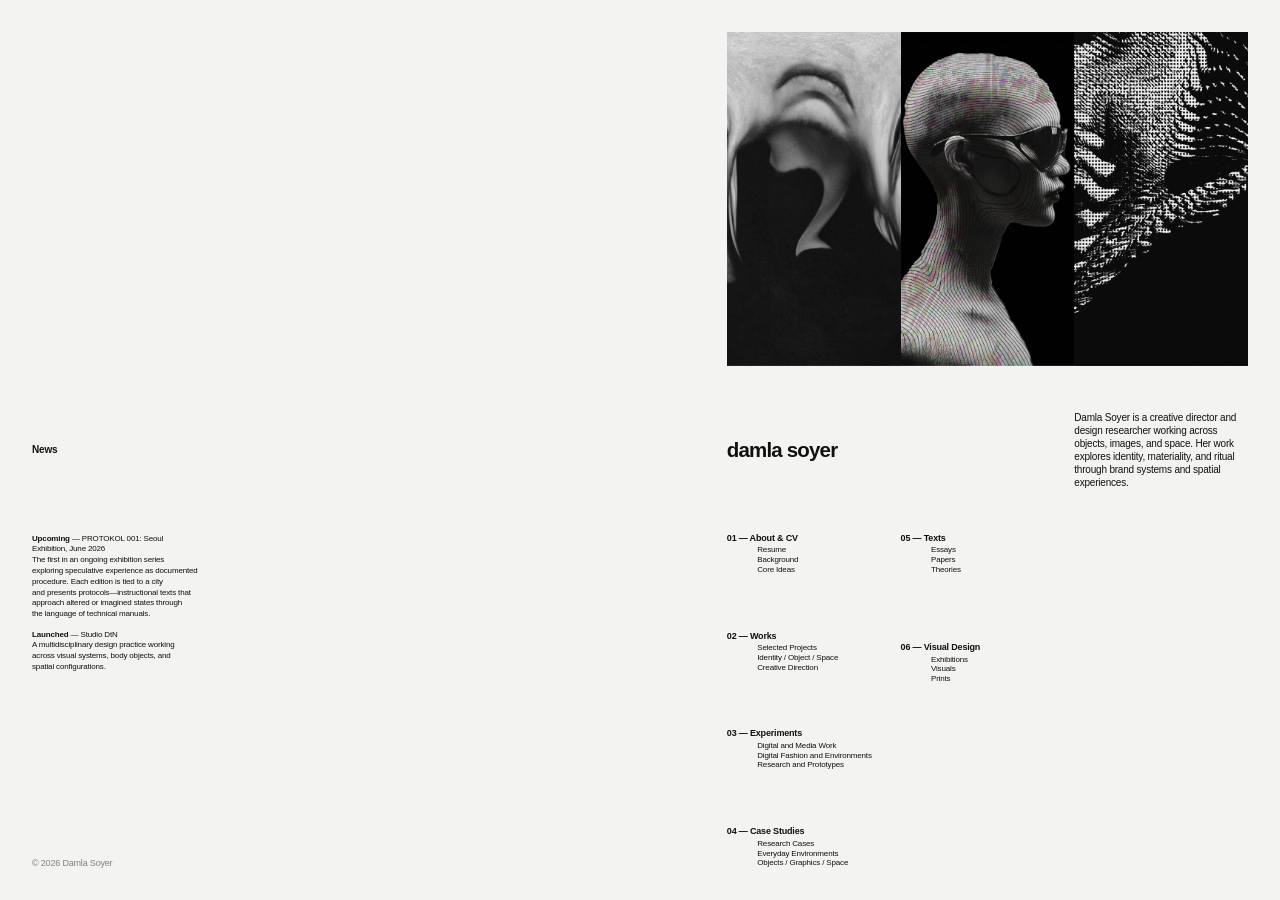
<file: index.html>
<!DOCTYPE html>
<html lang="en">
<head>
  <meta charset="UTF-8">
  <meta name="viewport" content="width=device-width, initial-scale=1.0">

  <!-- Primary Meta Tags -->
  <title>Damla Soyer — Brand Designer, Creative Director & Design Researcher</title>
  <meta name="title" content="Damla Soyer — Brand Designer, Creative Director & Design Researcher">
  <meta name="description" content="Damla Soyer is a brand designer, creative director, and design researcher working across identity, objects, and space. Berlin / Istanbul / Seoul.">
  <meta name="keywords" content="Damla Soyer, brand designer, creative director, design researcher, identity design, Berlin designer, speculative design">
  <meta name="author" content="Damla Soyer">
  <meta name="robots" content="index, follow">
  <link rel="canonical" href="https://damlasoyer.com/">

  <!-- Open Graph / Facebook -->
  <meta property="og:type" content="website">
  <meta property="og:url" content="https://damlasoyer.com/">
  <meta property="og:title" content="Damla Soyer — Brand Designer, Creative Director & Design Researcher">
  <meta property="og:description" content="Damla Soyer is a brand designer, creative director, and design researcher working across identity, objects, and space. Berlin / Istanbul / Seoul.">
  <meta property="og:image" content="https://damlasoyer.com/images/og-image.png">
  <meta property="og:image:width" content="1200">
  <meta property="og:image:height" content="630">
  <meta property="og:site_name" content="Damla Soyer">
  <meta property="og:locale" content="en_US">

  <!-- Twitter -->
  <meta name="twitter:card" content="summary_large_image">
  <meta name="twitter:url" content="https://damlasoyer.com/">
  <meta name="twitter:title" content="Damla Soyer — Brand Designer, Creative Director & Design Researcher">
  <meta name="twitter:description" content="Damla Soyer is a brand designer, creative director, and design researcher working across identity, objects, and space. Berlin / Istanbul / Seoul.">
  <meta name="twitter:image" content="https://damlasoyer.com/images/og-image.png">
  <meta name="twitter:creator" content="@damlasoyer">

  <!-- Favicon -->
  <link rel="icon" type="image/svg+xml" href="/favicon.svg">
  <link rel="icon" type="image/png" href="/favicon.png">
  <link rel="apple-touch-icon" href="/apple-touch-icon.png">

  <!-- Structured Data -->
  <script type="application/ld+json">
  {
    "@context": "https://schema.org",
    "@type": "Person",
    "name": "Damla Soyer",
    "url": "https://damlasoyer.com",
    "image": "https://damlasoyer.com/images/og-image.png",
    "jobTitle": "Brand Designer, Creative Director & Design Researcher",
    "description": "Brand designer, creative director, and design researcher working across identity, objects, and space.",
    "sameAs": [
      "https://www.instagram.com/soyerdamla/",
      "https://x.com/damlasoyer",
      "https://www.linkedin.com/in/damlasoyer/"
    ],
    "knowsAbout": [
      "Brand Identity",
      "Creative Direction",
      "Design Research",
      "Speculative Design",
      "Visual Design"
    ]
  }
  </script>
  <script type="application/ld+json">
  {
    "@context": "https://schema.org",
    "@type": "WebSite",
    "name": "Damla Soyer",
    "url": "https://damlasoyer.com",
    "author": {
      "@type": "Person",
      "name": "Damla Soyer"
    }
  }
  </script>
  <style>
    * {
      margin: 0;
      padding: 0;
      box-sizing: border-box;
    }

    body {
      background: #f3f3f1;
      font-family: Helvetica, Arial, sans-serif;
      color: #111;
      letter-spacing: -0.01em;
      overflow-x: hidden;
    }

    /* ===== OUTER FRAME ===== */
    .frame {
      padding: 2.5vw;
      height: 100vh;
      min-height: 100vh;
    }

    /* ===== 8×5 GRID ===== */
    .layout {
      display: grid;
      grid-template-columns: repeat(7, 1fr);
      grid-template-rows: repeat(5, 1fr);
      height: 100%;
      width: 100%;
    }

    /* ── ROWS 1-2: images span columns 5-8, rows 1-2 ── */
    .images {
      grid-column: 5 / 8;
      grid-row: 1 / 3;
      display: grid;
      grid-template-columns: repeat(3, 1fr);
      gap: 0;
      overflow: hidden;
    }

    .images img {
      width: 100%;
      height: 100%;
      object-fit: cover;
      display: block;
    }

    /* ── ROW 3: about (col 1-2) / name (col 5) / description (col 8) ── */
    .news-label-title {
      grid-column: 1 / 3;
      grid-row: 3 / 4;
      display: flex;
      align-items: center;
      padding: 0;
      font-size: clamp(10px, 0.78vw, 13px);
      font-weight: 600;
      letter-spacing: -0.02em;
      line-height: 1;
    }

    .about {
      grid-column: 1 / 3;
      grid-row: 3 / 4;
      padding: 0;
      display: flex;
      align-items: center;
      font-size: clamp(10px, 0.78vw, 13px);
      font-weight: 600;
      letter-spacing: -0.02em;
      cursor: pointer;
      transition: opacity 0.2s ease;
    }

    .about:hover {
      color: #999;
    }

    .title {
      grid-column: 5 / 7;
      grid-row: 3 / 4;
      display: flex;
      align-items: center;
      justify-content: flex-start;
      padding: 0;
      font-size: clamp(18px, 1.6vw, 28px);
      font-weight: 700;
      letter-spacing: -0.04em;
      line-height: 1;
    }

    .description {
      grid-column: 7 / 8;
      grid-row: 3 / 4;
      display: flex;
      align-items: center;
      padding: 0;
      font-size: clamp(10px, 0.70vw, 12px);
      line-height: 1.3;
      letter-spacing: -0.02em;
    }

    /* ── ROWS 2-5: hover image area (cols 3-4) ── */
    .hover-image-area {
      grid-column: 2 / 5;
      grid-row: 4 / 5;
      position: relative;
      overflow: hidden;
    }

    .hover-placeholder {
      position: absolute;
      inset: 0;
      display: flex;
      align-items: center;
      justify-content: center;
      opacity: 0;
      transition: opacity 0.35s ease;
      pointer-events: none;
    }

    .hover-placeholder.active {
      opacity: 1;
    }

    .hover-placeholder img,
    .hover-placeholder video {
      max-width: 80%;
      max-height: 80%;
      object-fit: contain;
    }

    .hover-placeholder-text {
      font-size: clamp(36px, 5vw, 80px);
      font-weight: 700;
      letter-spacing: -0.03em;
      color: #111;
      user-select: none;
    }

    .hover-placeholder[data-style="handdrawn"] .hover-placeholder-text {
      font-family: 'Georgia', serif;
      font-style: italic;
      font-weight: 400;
      letter-spacing: 0.02em;
    }

    .hover-placeholder[data-style="spaced"] .hover-placeholder-text {
      font-weight: 400;
      letter-spacing: 0.4em;
      font-size: clamp(18px, 2.2vw, 36px);
      text-transform: lowercase;
    }

    /* ── ROWS 4-5: sections left column (01–04, cols 5-6) ── */
    .sections {
      grid-column: 5 / 6;
      grid-row: 4 / 6;
      padding: 0;
      display: flex;
      flex-direction: column;
      justify-content: space-between;
    }

    /* ── ROWS 4-5: sections right column (05–06, col 7) ── */
    .sections-right {
      grid-column: 6 / 7;
      grid-row: 4 / 5;
      padding: 0;
      padding-bottom: 10%;
      display: flex;
      flex-direction: column;
      justify-content: space-between;
    }

    .section-item {
      line-height: 1.15;
      transition: opacity 0.18s ease, color 0.18s ease;
      cursor: pointer;
    }

    /* Hover dimming within each column */
    .sections:hover .section-item,
    .sections-right:hover .section-item {
      opacity: 0.3;
      color: #999;
    }

    .sections .section-item:hover,
    .sections-right .section-item:hover {
      opacity: 1;
      color: #111;
    }

    /* Cross-column hover dimming */
    .layout:has(.sections:hover) .sections-right .section-item,
    .layout:has(.sections-right:hover) .sections .section-item {
      opacity: 0.3;
      color: #999;
    }

    .layout:has(.sections:hover) .sections-right .section-item:hover,
    .layout:has(.sections-right:hover) .sections .section-item:hover {
      opacity: 1;
      color: #111;
    }

    /* Section header */
    .section-header {
      font-size: clamp(9px, 0.68vw, 11px);
      font-weight: 700;
      letter-spacing: -0.02em;
      line-height: 1.1;
      margin-bottom: 2px;
    }

    .section-subs {
      padding-left: 1.9em;
    }

    .sub {
      font-size: clamp(8px, 0.58vw, 10px);
      font-weight: 400;
      line-height: 1.2;
      color: #111;
    }

    /* ── ROW 5 col 1: year ── */
    .year {
      grid-column: 1 / 2;
      grid-row: 5 / 6;
      display: flex;
      align-items: flex-end;
      padding: 0;
      font-size: clamp(9px, 0.68vw, 11px);
      font-weight: 400;
      letter-spacing: -0.02em;
      opacity: 0.5;
    }

    /* ── ROWS 4-5 col 1-2: news ── */
    .news {
      grid-column: 1 / 3;
      grid-row: 4 / 6;
      padding: 0;
      display: flex;
      flex-direction: column;
      justify-content: flex-start;
      gap: 1.2em;
      font-size: clamp(8px, 0.58vw, 10px);
      line-height: 1.35;
      letter-spacing: -0.02em;
      color: #111;
    }

    .news-block {
      font-weight: 400;
    }

    .news-label {
      font-weight: 700;
    }

    /* ===== MOBILE ===== */
    @media (max-width: 820px) {
      .frame {
        padding: 24px 18px 36px 18px;
        height: auto;
        min-height: 100vh;
      }

      .layout {
        display: flex;
        flex-direction: column;
        height: auto;
        gap: 0;
      }

      .title {
        font-size: 18px;
        padding: 0;
        margin-bottom: 12px;
        order: 1;
      }

      .description {
        font-size: 10px;
        line-height: 1.4;
        padding: 0;
        margin-bottom: 8px;
        order: 2;
      }

      .about {
        font-size: 10px;
        padding: 0;
        margin-bottom: 20px;
        order: 3;
      }

      .images {
        display: grid;
        grid-template-columns: repeat(3, 1fr);
        width: 100%;
        height: auto;
        margin-bottom: 28px;
        order: 4;
      }

      .images img {
        aspect-ratio: 1 / 1.2;
      }

      .hover-image-area {
        display: none;
        order: 5;
      }

      .sections {
        padding: 0;
        gap: 14px;
        justify-content: flex-start;
        order: 6;
      }

      .sections-right {
        padding: 0;
        gap: 14px;
        justify-content: flex-start;
        order: 7;
        margin-top: 14px;
      }

      .sections:hover .section-item,
      .sections-right:hover .section-item {
        opacity: 1;
        color: #111;
      }

      .layout:has(.sections:hover) .sections-right .section-item,
      .layout:has(.sections-right:hover) .sections .section-item {
        opacity: 1;
        color: #111;
      }

      .sections-right .section-item + .section-item {
        margin-top: 0;
      }

      .section-title {
        font-size: 11px;
      }

      .sub {
        font-size: 10px;
      }

      .year {
        padding: 28px 0 0 0;
        order: 8;
      }

      .news {
        padding: 0;
        margin-bottom: 28px;
        order: 5;
        font-size: 9px;
        gap: 14px;
      }

      .news-label-title {
        font-size: 10px;
        padding: 0;
        margin-bottom: 8px;
        order: 5;
      }
    }
  </style>
</head>
<body>

<div class="frame">
<div class="layout">

  <!-- Rows 1-2: 3 images, columns 5-8 -->
  <div class="images">
    <img src="images/img1-damlasoyer.jpg" alt="">
    <img src="images/img2.jpg" alt="">
    <img src="images/img3-damlasoyer.jpg" alt="">
  </div>

  <!-- Row 3: news label / name / description -->
  <div class="news-label-title">News</div>
  <div class="title">damla soyer</div>
  <div class="description">
    Damla Soyer is a creative director and design researcher working across objects, images, and space. Her work explores identity, materiality, and ritual through brand systems and spatial experiences.
  </div>

  <!-- Rows 4-5 left col 1-2: news -->
  <div class="news">
    <div class="news-block">
      <span class="news-label">Upcoming</span> — PROTOKOL 001: Seoul<br>
Exhibition, June 2026<br>
The first in an ongoing exhibition series<br>
exploring speculative experience as documented<br>
procedure. Each edition is tied to a city<br>
and presents protocols—instructional texts that<br>
approach altered or imagined states through<br>
the language of technical manuals.<br>
    </div>
    <div class="news-block">
      <span class="news-label">Launched</span> — Studio DtN<br>
      A multidisciplinary design practice working<br>
      across visual systems, body objects, and<br>
      spatial configurations.
    </div>
  </div>

  <!-- Rows 2-5 mid: hover image area -->
  <div class="hover-image-area">
    <div class="hover-placeholder" data-section="about">
      <img src="images/hover-about.gif" alt="">
    </div>
        <div class="hover-placeholder" data-section="works">
      <img src="images/hover-works.gif" alt="">
    </div>
    <div class="hover-placeholder" data-section="experiments">
      <img src="images/hover-experiments.gif" alt="">
    </div>
    <div class="hover-placeholder" data-section="cases">
      <img src="images/hover-cases.gif" alt="">
    </div>
    <div class="hover-placeholder" data-section="texts">
      <img src="images/hover-texts.gif" alt="">
    </div>
    <div class="hover-placeholder" data-section="art">
      <img src="images/hover-art.gif" alt="">
    </div>
  </div>

  <!-- Rows 4-5: sections left (01–04) -->
  <div class="sections">
    <div class="section-item" data-section="about">
      <div class="section-header">01 — About &amp; CV </div>
      <div class="section-subs">
        <div class="sub">Resume</div>
        <div class="sub">Background</div>
        <div class="sub">Core Ideas</div>
      </div>
    </div>

    <div class="section-item" data-section="works">
      <div class="section-header">02 — Works</div>
      <div class="section-subs">
        <div class="sub">Selected Projects</div>
        <div class="sub">Identity / Object / Space</div>
        <div class="sub">Creative Direction</div>
      </div>
    </div>

    <div class="section-item" data-section="experiments">
      <div class="section-header">03 — Experiments</div>
      <div class="section-subs">
        <div class="sub">Digital and Media Work</div>
        <div class="sub">Digital Fashion and Environments</div>
        <div class="sub">Research and Prototypes</div>
      </div>
    </div>

    <div class="section-item" data-section="cases">
      <div class="section-header">04 — Case Studies</div>
      <div class="section-subs">
        <div class="sub">Research Cases</div>
        <div class="sub">Everyday Environments</div>
        <div class="sub">Objects / Graphics / Space</div>
      </div>
    </div>
  </div>

  <!-- Rows 4-5: sections right (05–06) -->
  <div class="sections-right">
    <div class="section-item" data-section="texts">
      <div class="section-header">05 — Texts</div>
      <div class="section-subs">
        <div class="sub">Essays</div>
        <div class="sub">Papers</div>
        <div class="sub">Theories</div>
      </div>
    </div>

    <div class="section-item" data-section="art">
      <div class="section-header">06 — Visual Design</div>
      <div class="section-subs">
        <div class="sub">Exhibitions</div>
        <div class="sub">Visuals</div>
        <div class="sub">Prints</div>
      </div>
    </div>
  </div>

  <!-- Year -->
  <div class="year">© 2026 Damla Soyer</div>

</div>
</div>

<script>
  // === Section links ===
  const sectionLinks = {
    about: 'about.html',
    works: 'works.html',
    experiments: 'experiments.html',
    cases: 'cases.html',
    texts: 'texts.html',
    art: 'art.html',
  };

  // === Section hover → show image in left panel ===
  const items = document.querySelectorAll('.section-item');
  const placeholders = document.querySelectorAll('.hover-placeholder');

  items.forEach((item) => {
    const sectionKey = item.dataset.section;

    item.addEventListener('mouseenter', () => {
      placeholders.forEach(p => {
        if (p.dataset.section === sectionKey) {
          p.classList.add('active');
        } else {
          p.classList.remove('active');
        }
      });
    });

    item.addEventListener('mouseleave', () => {
      placeholders.forEach(p => p.classList.remove('active'));
    });

    item.addEventListener('click', () => {
      const url = sectionLinks[sectionKey];
      if (url) window.location.href = url;
    });
  });
</script>

</body>
</html>
</file>
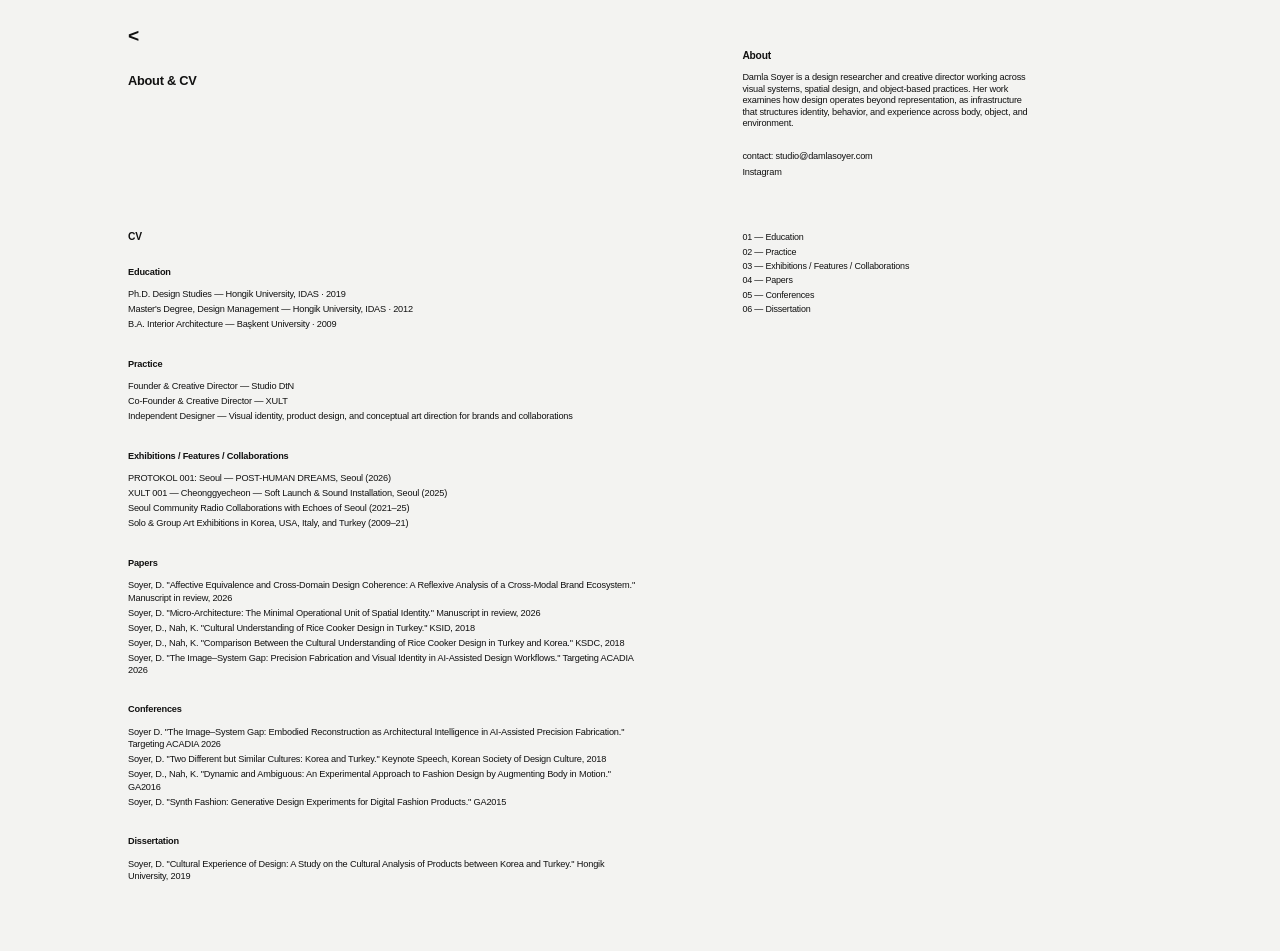
<file: about.html>
<!DOCTYPE html>
<html lang="en">
<head>
  <meta charset="UTF-8">
  <meta name="viewport" content="width=device-width, initial-scale=1.0">

  <!-- Primary Meta Tags -->
  <title>About & CV — Damla Soyer</title>
  <meta name="title" content="About & CV — Damla Soyer">
  <meta name="description" content="Background, CV, and core ideas of Damla Soyer — brand designer, creative director, and design researcher working between Berlin, Istanbul, and Seoul.">
  <meta name="keywords" content="Damla Soyer CV, designer biography, creative director resume">
  <meta name="author" content="Damla Soyer">
  <meta name="robots" content="index, follow">
  <link rel="canonical" href="https://damlasoyer.com/about.html">

  <!-- Open Graph / Facebook -->
  <meta property="og:type" content="website">
  <meta property="og:url" content="https://damlasoyer.com/about.html">
  <meta property="og:title" content="About & CV — Damla Soyer">
  <meta property="og:description" content="Background, CV, and core ideas of Damla Soyer — brand designer, creative director, and design researcher working between Berlin, Istanbul, and Seoul.">
  <meta property="og:image" content="https://damlasoyer.com/images/og-image.png">
  <meta property="og:image:width" content="1200">
  <meta property="og:image:height" content="630">
  <meta property="og:site_name" content="Damla Soyer">
  <meta property="og:locale" content="en_US">

  <!-- Twitter -->
  <meta name="twitter:card" content="summary_large_image">
  <meta name="twitter:url" content="https://damlasoyer.com/about.html">
  <meta name="twitter:title" content="About & CV — Damla Soyer">
  <meta name="twitter:description" content="Background, CV, and core ideas of Damla Soyer — brand designer, creative director, and design researcher working between Berlin, Istanbul, and Seoul.">
  <meta name="twitter:image" content="https://damlasoyer.com/images/og-image.png">
  <meta name="twitter:creator" content="@damlasoyer">

  <!-- Favicon -->
  <link rel="icon" type="image/svg+xml" href="/favicon.svg">
  <link rel="icon" type="image/png" href="/favicon.png">
  <link rel="apple-touch-icon" href="/apple-touch-icon.png">
  <link rel="stylesheet" href="style.css">
  <link rel="stylesheet" href="about.css">
</head>
<body>

  <div class="cases-layout">

    <a href="index.html" class="back-link">&lt;</a>
    <div class="page-title">About &amp; CV</div>

    <div class="cases-intro">
      <h1>About</h1>
      <p>
        Damla Soyer is a design researcher and creative director working across
        visual systems, spatial design, and object-based practices. Her work
        examines how design operates beyond representation, as infrastructure that
        structures identity, behavior, and experience across body, object, and
        environment.
      </p>
      <div class="about-contact">
        <p>contact: studio@damlasoyer.com</p>
        <p><a href="https://www.instagram.com/soyerdamla/" target="_blank" rel="noopener">Instagram</a></p>
      </div>
    </div>

    <nav class="cases-nav">
      <a href="#education" class="cases-nav-item">01 — Education</a>
      <a href="#practice" class="cases-nav-item">02 — Practice</a>
      <a href="#exhibitions" class="cases-nav-item">03 — Exhibitions / Features / Collaborations</a>
      <a href="#papers" class="cases-nav-item">04 — Papers</a>
      <a href="#conferences" class="cases-nav-item">05 — Conferences</a>
      <a href="#dissertation" class="cases-nav-item">06 — Dissertation</a>
    </nav>

    <div class="cases-body">

      <div class="cv-header">CV</div>

      <!-- ===== 01 — EDUCATION ===== -->
      <section class="case-section" id="education">
        <h2 class="case-section-title">Education</h2>
        <div class="cv-lines">
          <p>Ph.D. Design Studies — Hongik University, IDAS · 2019</p>
          <p>Master's Degree, Design Management — Hongik University, IDAS · 2012</p>
          <p>B.A. Interior Architecture — Başkent University · 2009</p>
        </div>
      </section>

      <!-- ===== 02 — PRACTICE ===== -->
      <section class="case-section" id="practice">
        <h2 class="case-section-title">Practice</h2>
        <div class="cv-lines">
          <p>Founder &amp; Creative Director — Studio DtN</p>
          <p>Co-Founder &amp; Creative Director — XULT</p>
          <p>Independent Designer — Visual identity, product design, and conceptual art direction for brands and collaborations</p>
        </div>
      </section>

      <!-- ===== 03 — EXHIBITIONS / FEATURES / COLLABORATIONS ===== -->
      <section class="case-section" id="exhibitions">
        <h2 class="case-section-title">Exhibitions / Features / Collaborations</h2>
        <div class="cv-lines">
          <p>PROTOKOL 001: Seoul — POST-HUMAN DREAMS, Seoul (2026)</p>
          <p>XULT 001 — Cheonggyecheon — Soft Launch &amp; Sound Installation, Seoul (2025)</p>
          <p>Seoul Community Radio Collaborations with Echoes of Seoul (2021–25)</p>
          <p>Solo &amp; Group Art Exhibitions in Korea, USA, Italy, and Turkey (2009–21)</p>
        </div>
      </section>

      <!-- ===== 04 — PAPERS ===== -->
      <section class="case-section" id="papers">
        <h2 class="case-section-title">Papers</h2>
        <div class="cv-lines">
          <p>Soyer, D. "Affective Equivalence and Cross-Domain Design Coherence: A Reflexive Analysis of a Cross-Modal Brand Ecosystem." Manuscript in review, 2026</p>
          <p>Soyer, D. "Micro-Architecture: The Minimal Operational Unit of Spatial Identity." Manuscript in review, 2026</p>
          <p>Soyer, D., Nah, K. "Cultural Understanding of Rice Cooker Design in Turkey." KSID, 2018</p>
          <p>Soyer, D., Nah, K. "Comparison Between the Cultural Understanding of Rice Cooker Design in Turkey and Korea." KSDC, 2018</p>
          <p>Soyer, D. "The Image–System Gap: Precision Fabrication and Visual Identity in AI-Assisted Design Workflows." Targeting ACADIA 2026</p>
        </div>
      </section>

      <!-- ===== 05 — CONFERENCES ===== -->
      <section class="case-section" id="conferences">
        <h2 class="case-section-title">Conferences</h2>
        <div class="cv-lines">
          <p>Soyer D. "The Image–System Gap: Embodied Reconstruction as Architectural Intelligence in AI-Assisted Precision Fabrication." Targeting ACADIA 2026</p>
          <p>Soyer, D. "Two Different but Similar Cultures: Korea and Turkey." Keynote Speech, Korean Society of Design Culture, 2018</p>
          <p>Soyer, D., Nah, K. "Dynamic and Ambiguous: An Experimental Approach to Fashion Design by Augmenting Body in Motion." GA2016</p>
          <p>Soyer, D. "Synth Fashion: Generative Design Experiments for Digital Fashion Products." GA2015</p>
        </div>
      </section>

      <!-- ===== 06 — DISSERTATION ===== -->
      <section class="case-section" id="dissertation">
        <h2 class="case-section-title">Dissertation</h2>
        <div class="cv-lines">
          <p>Soyer, D. "Cultural Experience of Design: A Study on the Cultural Analysis of Products between Korea and Turkey." Hongik University, 2019</p>
        </div>
      </section>

    </div>

  </div>

</body>
</html>
</file>
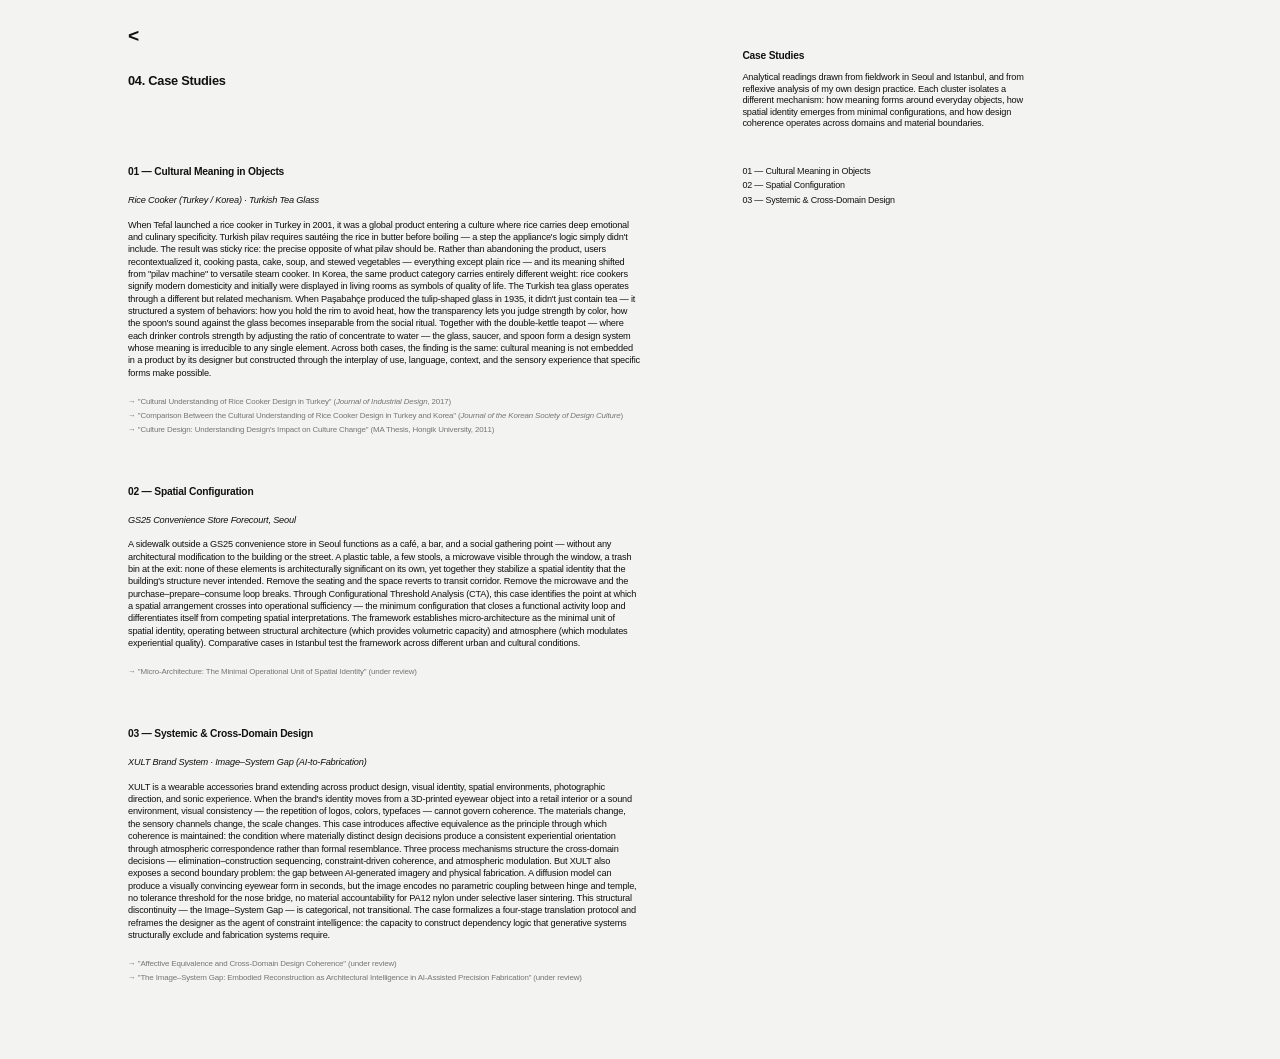
<file: cases.html>
<!DOCTYPE html>
<html lang="en">
<head>
  <meta charset="UTF-8">
  <meta name="viewport" content="width=device-width, initial-scale=1.0">

  <!-- Primary Meta Tags -->
  <title>Case Studies — Damla Soyer</title>
  <meta name="title" content="Case Studies — Damla Soyer">
  <meta name="description" content="Design research case studies on everyday environments, objects, graphics, and space by Damla Soyer.">
  <meta name="keywords" content="design research, design case studies, Damla Soyer">
  <meta name="author" content="Damla Soyer">
  <meta name="robots" content="index, follow">
  <link rel="canonical" href="https://damlasoyer.com/cases.html">

  <!-- Open Graph / Facebook -->
  <meta property="og:type" content="website">
  <meta property="og:url" content="https://damlasoyer.com/cases.html">
  <meta property="og:title" content="Case Studies — Damla Soyer">
  <meta property="og:description" content="Design research case studies on everyday environments, objects, graphics, and space by Damla Soyer.">
  <meta property="og:image" content="https://damlasoyer.com/images/og-image.png">
  <meta property="og:image:width" content="1200">
  <meta property="og:image:height" content="630">
  <meta property="og:site_name" content="Damla Soyer">
  <meta property="og:locale" content="en_US">

  <!-- Twitter -->
  <meta name="twitter:card" content="summary_large_image">
  <meta name="twitter:url" content="https://damlasoyer.com/cases.html">
  <meta name="twitter:title" content="Case Studies — Damla Soyer">
  <meta name="twitter:description" content="Design research case studies on everyday environments, objects, graphics, and space by Damla Soyer.">
  <meta name="twitter:image" content="https://damlasoyer.com/images/og-image.png">
  <meta name="twitter:creator" content="@damlasoyer">

  <!-- Favicon -->
  <link rel="icon" type="image/svg+xml" href="/favicon.svg">
  <link rel="icon" type="image/png" href="/favicon.png">
  <link rel="apple-touch-icon" href="/apple-touch-icon.png">
  <link rel="stylesheet" href="style.css">
  <link rel="stylesheet" href="cases.css">
</head>
<body>

  <div class="cases-layout">

    <a href="index.html" class="back-link">&lt;</a>
    <div class="page-title">04. Case Studies</div>

    <div class="cases-intro">
      <h1>Case Studies</h1>
      <p>
        Analytical readings drawn from fieldwork in Seoul and Istanbul, and from
        reflexive analysis of my own design practice. Each cluster isolates a different
        mechanism: how meaning forms around everyday objects, how spatial
        identity emerges from minimal configurations, and how design coherence
        operates across domains and material boundaries.
      </p>
    </div>

    <nav class="cases-nav">
      <a href="#cultural-meaning" class="cases-nav-item">01 — Cultural Meaning in Objects</a>
      <a href="#spatial-configuration" class="cases-nav-item">02 — Spatial Configuration</a>
      <a href="#cross-domain" class="cases-nav-item">03 — Systemic &amp; Cross-Domain Design</a>
    </nav>

    <div class="cases-body">

      <!-- ===== 01 — CULTURAL MEANING IN OBJECTS ===== -->
      <section class="case-section" id="cultural-meaning">
        <h2 class="case-section-title">01 — Cultural Meaning in Objects</h2>

        <div class="case-entry">
          <h3 class="case-subtitle"><em>Rice Cooker (Turkey / Korea)</em> · <em>Turkish Tea Glass</em></h3>

          <p>
            When Tefal launched a rice cooker in Turkey in 2001, it was a global product entering a culture where rice carries
            deep emotional and culinary specificity. Turkish pilav requires sautéing the rice in butter before boiling — a step
            the appliance's logic simply didn't include. The result was sticky rice: the precise opposite of what pilav should
            be. Rather than abandoning the product, users recontextualized it, cooking pasta, cake, soup, and stewed
            vegetables — everything except plain rice — and its meaning shifted from "pilav machine" to versatile steam
            cooker. In Korea, the same product category carries entirely different weight: rice cookers signify modern
            domesticity and initially were displayed in living rooms as symbols of quality of life. The Turkish tea glass operates
            through a different but related mechanism. When Paşabahçe produced the tulip-shaped glass in 1935, it didn't
            just contain tea — it structured a system of behaviors: how you hold the rim to avoid heat, how the transparency
            lets you judge strength by color, how the spoon's sound against the glass becomes inseparable from the social
            ritual. Together with the double-kettle teapot — where each drinker controls strength by adjusting the ratio of
            concentrate to water — the glass, saucer, and spoon form a design system whose meaning is irreducible to any
            single element. Across both cases, the finding is the same: cultural meaning is not embedded in a product by its
            designer but constructed through the interplay of use, language, context, and the sensory experience that
            specific forms make possible.
          </p>

          <div class="case-sources">
            <p>→ "Cultural Understanding of Rice Cooker Design in Turkey" (<em>Journal of Industrial Design</em>, 2017)</p>
            <p>→ "Comparison Between the Cultural Understanding of Rice Cooker Design in Turkey and Korea" (<em>Journal of the Korean Society of Design Culture</em>)</p>
            <p>→ "Culture Design: Understanding Design's Impact on Culture Change" (MA Thesis, Hongik University, 2011)</p>
          </div>
        </div>
      </section>

      <!-- ===== 02 — SPATIAL CONFIGURATION ===== -->
      <section class="case-section" id="spatial-configuration">
        <h2 class="case-section-title">02 — Spatial Configuration</h2>

        <div class="case-entry">
          <h3 class="case-subtitle"><em>GS25 Convenience Store Forecourt, Seoul</em></h3>

          <p>
            A sidewalk outside a GS25 convenience store in Seoul functions as a café, a bar, and a social gathering point —
            without any architectural modification to the building or the street. A plastic table, a few stools, a microwave
            visible through the window, a trash bin at the exit: none of these elements is architecturally significant on its own,
            yet together they stabilize a spatial identity that the building's structure never intended. Remove the seating and
            the space reverts to transit corridor. Remove the microwave and the purchase–prepare–consume loop breaks.
            Through Configurational Threshold Analysis (CTA), this case identifies the point at which a spatial arrangement
            crosses into operational sufficiency — the minimum configuration that closes a functional activity loop and
            differentiates itself from competing spatial interpretations. The framework establishes micro-architecture as the
            minimal unit of spatial identity, operating between structural architecture (which provides volumetric capacity) and
            atmosphere (which modulates experiential quality). Comparative cases in Istanbul test the framework across
            different urban and cultural conditions.
          </p>

          <div class="case-sources">
            <p>→ "Micro-Architecture: The Minimal Operational Unit of Spatial Identity" (under review)</p>
          </div>
        </div>
      </section>

      <!-- ===== 03 — SYSTEMIC & CROSS-DOMAIN DESIGN ===== -->
      <section class="case-section" id="cross-domain">
        <h2 class="case-section-title">03 — Systemic &amp; Cross-Domain Design</h2>

        <div class="case-entry">
          <h3 class="case-subtitle"><em>XULT Brand System</em> · <em>Image–System Gap (AI-to-Fabrication)</em></h3>

          <p>
            XULT is a wearable accessories brand extending across product design, visual identity, spatial environments,
            photographic direction, and sonic experience. When the brand's identity moves from a 3D-printed eyewear object
            into a retail interior or a sound environment, visual consistency — the repetition of logos, colors, typefaces —
            cannot govern coherence. The materials change, the sensory channels change, the scale changes. This case
            introduces affective equivalence as the principle through which coherence is maintained: the condition where
            materially distinct design decisions produce a consistent experiential orientation through atmospheric
            correspondence rather than formal resemblance. Three process mechanisms structure the cross-domain
            decisions — elimination–construction sequencing, constraint-driven coherence, and atmospheric modulation. But
            XULT also exposes a second boundary problem: the gap between AI-generated imagery and physical
            fabrication. A diffusion model can produce a visually convincing eyewear form in seconds, but the image encodes
            no parametric coupling between hinge and temple, no tolerance threshold for the nose bridge, no material
            accountability for PA12 nylon under selective laser sintering. This structural discontinuity — the Image–System
            Gap — is categorical, not transitional. The case formalizes a four-stage translation protocol and reframes the
            designer as the agent of constraint intelligence: the capacity to construct dependency logic that generative
            systems structurally exclude and fabrication systems require.
          </p>

          <div class="case-sources">
            <p>→ "Affective Equivalence and Cross-Domain Design Coherence" (under review)</p>
            <p>→ "The Image–System Gap: Embodied Reconstruction as Architectural Intelligence in AI-Assisted Precision Fabrication" (under review)</p>
          </div>
        </div>
      </section>

    </div>

  </div>

</body>
</html>
</file>
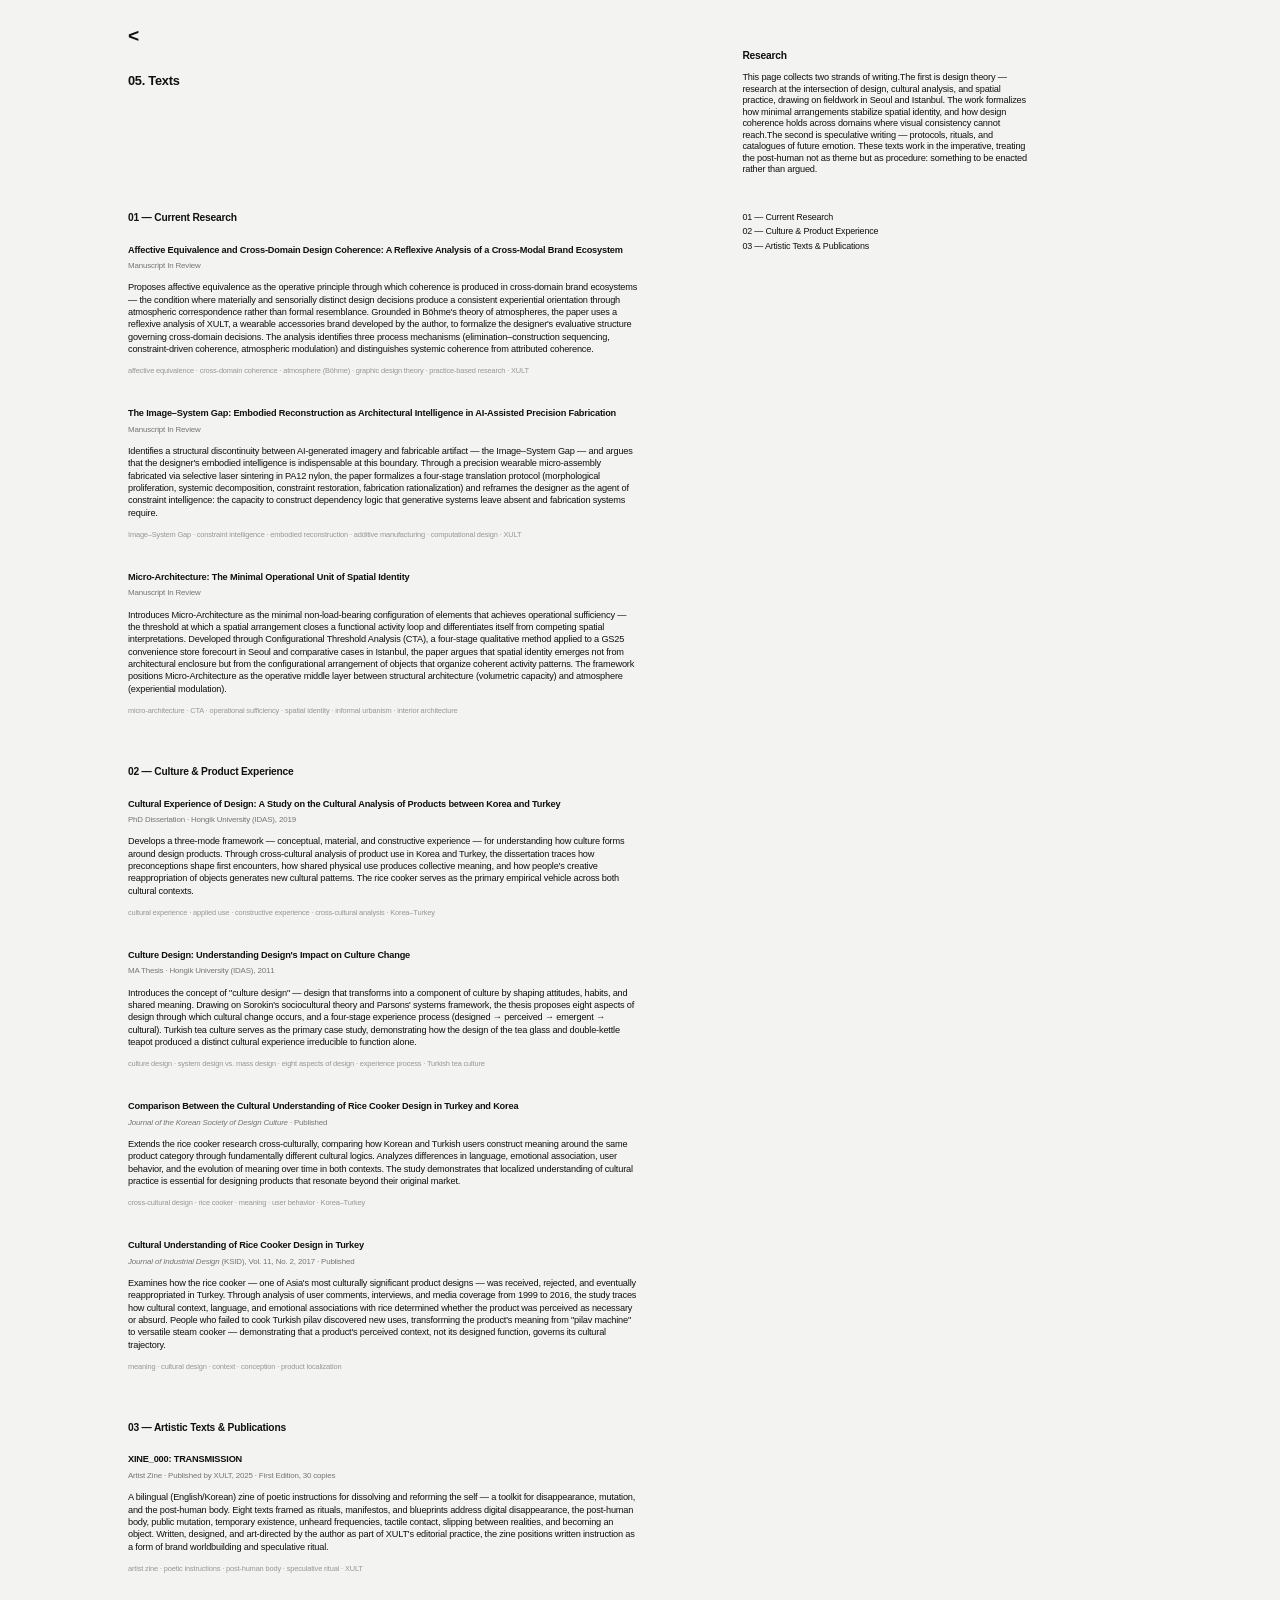
<file: texts.html>
<!DOCTYPE html>
<html lang="en">
<head>
  <meta charset="UTF-8">
  <meta name="viewport" content="width=device-width, initial-scale=1.0">

  <!-- Primary Meta Tags -->
  <title>Texts — Damla Soyer</title>
  <meta name="title" content="Texts — Damla Soyer">
  <meta name="description" content="Academic design research and speculative writing — essays, papers, and protocols by Damla Soyer, treating the post-human not as theme but as procedure.">
  <meta name="keywords" content="design writing, design research papers, speculative design, post-human design, Damla Soyer essays">
  <meta name="author" content="Damla Soyer">
  <meta name="robots" content="index, follow">
  <link rel="canonical" href="https://damlasoyer.com/texts.html">

  <!-- Open Graph / Facebook -->
  <meta property="og:type" content="website">
  <meta property="og:url" content="https://damlasoyer.com/texts.html">
  <meta property="og:title" content="Texts — Damla Soyer">
  <meta property="og:description" content="Academic design research and speculative writing — essays, papers, and protocols by Damla Soyer, treating the post-human not as theme but as procedure.">
  <meta property="og:image" content="https://damlasoyer.com/images/og-image.png">
  <meta property="og:image:width" content="1200">
  <meta property="og:image:height" content="630">
  <meta property="og:site_name" content="Damla Soyer">
  <meta property="og:locale" content="en_US">

  <!-- Twitter -->
  <meta name="twitter:card" content="summary_large_image">
  <meta name="twitter:url" content="https://damlasoyer.com/texts.html">
  <meta name="twitter:title" content="Texts — Damla Soyer">
  <meta name="twitter:description" content="Academic design research and speculative writing — essays, papers, and protocols by Damla Soyer, treating the post-human not as theme but as procedure.">
  <meta name="twitter:image" content="https://damlasoyer.com/images/og-image.png">
  <meta name="twitter:creator" content="@damlasoyer">

  <!-- Favicon -->
  <link rel="icon" type="image/svg+xml" href="/favicon.svg">
  <link rel="icon" type="image/png" href="/favicon.png">
  <link rel="apple-touch-icon" href="/apple-touch-icon.png">
  <link rel="stylesheet" href="style.css">
  <link rel="stylesheet" href="texts.css">
</head>
<body>

  <div class="cases-layout">

    <a href="index.html" class="back-link">&lt;</a>
    <div class="page-title">05. Texts</div>

    <div class="cases-intro">
      <h1>Research</h1>
      <p>
       This page collects two strands of writing.The first is design theory — research at the intersection of design, cultural analysis, and spatial practice, drawing on fieldwork in Seoul and Istanbul. The work formalizes how minimal arrangements stabilize spatial identity, and how design coherence holds across domains where visual consistency cannot reach.The second is speculative writing — protocols, rituals, and catalogues of future emotion. These texts work in the imperative, treating the post-human not as theme but as procedure: something to be enacted rather than argued.
      </p>
    </div>

    <nav class="cases-nav">
  <a href="#current-research" class="cases-nav-item">01 — Current Research</a>
  <a href="#culture-product" class="cases-nav-item">02 — Culture &amp; Product Experience</a>
  <a href="#artistic-texts" class="cases-nav-item">03 — Artistic Texts &amp; Publications</a>
</nav>

    <div class="cases-body">

      <!-- ===== 01 — CURRENT RESEARCH ===== -->
      <section class="case-section" id="current-research">
        <h2 class="case-section-title">01 — Current Research</h2>

        <!-- Design Systems & Fabrication Intelligence -->

        <div class="case-entry">
          <h3 class="case-subtitle">Affective Equivalence and Cross-Domain Design Coherence: A Reflexive Analysis of a Cross-Modal Brand Ecosystem</h3>
          <div class="text-meta">Manuscript In Review</div>
          <p>
            Proposes affective equivalence as the operative principle through which coherence is produced
            in cross-domain brand ecosystems — the condition where materially and sensorially distinct design
            decisions produce a consistent experiential orientation through atmospheric correspondence rather
            than formal resemblance. Grounded in Böhme's theory of atmospheres, the paper uses a reflexive
            analysis of XULT, a wearable accessories brand developed by the author, to formalize the designer's
            evaluative structure governing cross-domain decisions. The analysis identifies three process mechanisms
            (elimination–construction sequencing, constraint-driven coherence, atmospheric modulation) and
            distinguishes systemic coherence from attributed coherence.
          </p>
          <div class="text-keywords">affective equivalence · cross-domain coherence · atmosphere (Böhme) · graphic design theory · practice-based research · XULT</div>
        </div>

        <div class="case-entry">
          <h3 class="case-subtitle">The Image–System Gap: Embodied Reconstruction as Architectural Intelligence in AI-Assisted Precision Fabrication</h3>
          <div class="text-meta">Manuscript In Review</div>
          <p>
            Identifies a structural discontinuity between AI-generated imagery and fabricable artifact — the
            Image–System Gap — and argues that the designer's embodied intelligence is indispensable at this
            boundary. Through a precision wearable micro-assembly fabricated via selective laser sintering in PA12
            nylon, the paper formalizes a four-stage translation protocol (morphological proliferation, systemic
            decomposition, constraint restoration, fabrication rationalization) and reframes the designer as the
            agent of constraint intelligence: the capacity to construct dependency logic that generative systems
            leave absent and fabrication systems require.
          </p>
          <div class="text-keywords">Image–System Gap · constraint intelligence · embodied reconstruction · additive manufacturing · computational design · XULT</div>
        </div>

        <div class="case-entry">
          <h3 class="case-subtitle">Micro-Architecture: The Minimal Operational Unit of Spatial Identity</h3>
          <div class="text-meta"> Manuscript In Review</div>
          <p>
            Introduces Micro-Architecture as the minimal non-load-bearing configuration of elements that achieves
            operational sufficiency — the threshold at which a spatial arrangement closes a functional activity loop
            and differentiates itself from competing spatial interpretations. Developed through Configurational
            Threshold Analysis (CTA), a four-stage qualitative method applied to a GS25 convenience store forecourt
            in Seoul and comparative cases in Istanbul, the paper argues that spatial identity emerges not from
            architectural enclosure but from the configurational arrangement of objects that organize coherent activity
            patterns. The framework positions Micro-Architecture as the operative middle layer between structural
            architecture (volumetric capacity) and atmosphere (experiential modulation).
          </p>
          <div class="text-keywords">micro-architecture · CTA · operational sufficiency · spatial identity · informal urbanism · interior architecture</div>
        </div>
      </section>

      <!-- ===== 02 — CULTURE & PRODUCT EXPERIENCE ===== -->
      <section class="case-section" id="culture-product">
        <h2 class="case-section-title">02 — Culture &amp; Product Experience</h2>

        <div class="case-entry">
          <h3 class="case-subtitle">Cultural Experience of Design: A Study on the Cultural Analysis of Products between Korea and Turkey</h3>
          <div class="text-meta">PhD Dissertation · Hongik University (IDAS), 2019</div>
          <p>
            Develops a three-mode framework — conceptual, material, and constructive experience — for
            understanding how culture forms around design products. Through cross-cultural analysis of product
            use in Korea and Turkey, the dissertation traces how preconceptions shape first encounters, how shared
            physical use produces collective meaning, and how people's creative reappropriation of objects generates
            new cultural patterns. The rice cooker serves as the primary empirical vehicle across both cultural contexts.
          </p>
          <div class="text-keywords">cultural experience · applied use · constructive experience · cross-cultural analysis · Korea–Turkey</div>
        </div>

        <div class="case-entry">
          <h3 class="case-subtitle">Culture Design: Understanding Design's Impact on Culture Change</h3>
          <div class="text-meta">MA Thesis · Hongik University (IDAS), 2011</div>
          <p>
            Introduces the concept of "culture design" — design that transforms into a component of culture by
            shaping attitudes, habits, and shared meaning. Drawing on Sorokin's sociocultural theory and Parsons'
            systems framework, the thesis proposes eight aspects of design through which cultural change occurs,
            and a four-stage experience process (designed → perceived → emergent → cultural). Turkish tea culture
            serves as the primary case study, demonstrating how the design of the tea glass and double-kettle teapot
            produced a distinct cultural experience irreducible to function alone.
          </p>
          <div class="text-keywords">culture design · system design vs. mass design · eight aspects of design · experience process · Turkish tea culture</div>
        </div>

        <div class="case-entry">
          <h3 class="case-subtitle">Comparison Between the Cultural Understanding of Rice Cooker Design in Turkey and Korea</h3>
          <div class="text-meta"><em>Journal of the Korean Society of Design Culture</em> · Published</div>
          <p>
            Extends the rice cooker research cross-culturally, comparing how Korean and Turkish users construct
            meaning around the same product category through fundamentally different cultural logics. Analyzes
            differences in language, emotional association, user behavior, and the evolution of meaning over time
            in both contexts. The study demonstrates that localized understanding of cultural practice is essential
            for designing products that resonate beyond their original market.
          </p>
          <div class="text-keywords">cross-cultural design · rice cooker · meaning · user behavior · Korea–Turkey</div>
        </div>

        <div class="case-entry">
          <h3 class="case-subtitle">Cultural Understanding of Rice Cooker Design in Turkey</h3>
          <div class="text-meta"><em>Journal of Industrial Design</em> (KSID), Vol. 11, No. 2, 2017 · Published</div>
          <p>
            Examines how the rice cooker — one of Asia's most culturally significant product designs — was received,
            rejected, and eventually reappropriated in Turkey. Through analysis of user comments, interviews, and
            media coverage from 1999 to 2016, the study traces how cultural context, language, and emotional
            associations with rice determined whether the product was perceived as necessary or absurd. People who
            failed to cook Turkish pilav discovered new uses, transforming the product's meaning from "pilav machine"
            to versatile steam cooker — demonstrating that a product's perceived context, not its designed function,
            governs its cultural trajectory.
          </p>
          <div class="text-keywords">meaning · cultural design · context · conception · product localization</div>
        </div>

        
      </section>

<!-- ===== 03 — ARTISTIC TEXTS & PUBLICATIONS ===== -->
<section class="case-section" id="artistic-texts">
  <h2 class="case-section-title">03 — Artistic Texts &amp; Publications</h2>

  <div class="case-entry">
    <h3 class="case-subtitle">XINE_000: TRANSMISSION</h3>
    <div class="text-meta">Artist Zine · Published by XULT, 2025 · First Edition, 30 copies</div>
    <p>
      A bilingual (English/Korean) zine of poetic instructions for dissolving and reforming the self — 
      a toolkit for disappearance, mutation, and the post-human body. Eight texts framed as rituals, 
      manifestos, and blueprints address digital disappearance, the post-human body, public mutation, 
      temporary existence, unheard frequencies, tactile contact, slipping between realities, and 
      becoming an object. Written, designed, and art-directed by the author as part of XULT's 
      editorial practice, the zine positions written instruction as a form of brand worldbuilding 
      and speculative ritual.
    </p>
    <div class="text-keywords">artist zine · poetic instructions · post-human body · speculative ritual · XULT</div>
  </div>

</section>
    </div>

  </div>

</body>
</html>
</file>
<file: style.css>
body {
  margin: 0;
  background: #f3f3f1;
  font-family: Helvetica, Arial, sans-serif;
  color: #111;
  letter-spacing: -0.01em;
}

.layout {
  display: grid;
  grid-template-columns: repeat(12, 1fr);
  grid-template-rows: auto auto 1fr;
  row-gap: 24px;
  padding: 2vw;
  min-height: 100vh;
  align-items: start;
}

/* top image strip */
.images {
  grid-column: 8 / 13;
  grid-row: 1;
  display: grid;
  grid-template-columns: repeat(4, 1fr);
  width: 100%;
  height: clamp(150px, 18vw, 240px);
}

.images img {
  width: 100%;
  height: 100%;
  object-fit: cover;
  display: block;
}

/* hover field on left */
.hover-panel {
  grid-column: 2 / 5;
  grid-row: 3;
  align-self: start;
  margin-top: 4.6vh;
  min-height: 140px;
  pointer-events: none;
}

.hover-label {
  font-size: 0.68vw;
  font-weight: 700;
  letter-spacing: -0.02em;
  opacity: 0.35;
  margin-bottom: 14px;
}

.hover-words {
  display: flex;
  flex-wrap: wrap;
  gap: 8px 12px;
  max-width: 22vw;
  opacity: 0;
  transition: opacity 0.18s ease;
}

.hover-words.active {
  opacity: 1;
}

.hover-word {
  font-size: 0.78vw;
  line-height: 1;
  letter-spacing: -0.02em;
  color: #111;
  opacity: 0.9;
}

/* second row: aligned text line */
.about {
  grid-column: 2 / 4;
  grid-row: 2;
  margin-top: 2.8vh;
  font-size: 0.8vw;
  font-weight: 600;
  letter-spacing: -0.02em;
  line-height: 1;
}

.title {
  grid-column: 5 / 7;
  grid-row: 2;
  margin-top: 2.8vh;
  font-size: 1.05vw;
  font-weight: 700;
  letter-spacing: -0.04em;
  text-align: right;
  line-height: 1;
}

.description {
  grid-column: 8 / 11;
  grid-row: 2;
  margin-top: 2.8vh;
  font-size: 0.8vw;
  line-height: 1.15;
  letter-spacing: -0.02em;
  max-width: 24vw;
}

/* third row: categories */
.sections {
  grid-column: 8 / 11;
  grid-row: 3;
  margin-top: 4.6vh;
}

.section-item {
  margin-bottom: 1.5vh;
  line-height: 1.12;
  transition: opacity 0.18s ease, color 0.18s ease;
  cursor: pointer;
}

.sections:hover .section-item {
  opacity: 0.35;
  color: #999;
}

.sections .section-item:hover {
  opacity: 1;
  color: #111;
}

.sections strong {
  display: block;
  font-size: 0.8vw;
  font-weight: 700;
  margin-bottom: 2px;
  letter-spacing: -0.02em;
  line-height: 1.05;
}

.sections div div {
  font-size: 0.72vw;
  font-weight: 400;
  line-height: 1.12;
}

/* epigraph — Haraway quote, fades in then out */
.epigraph {
  font-size: 0.78vw;
  font-style: italic;
  line-height: 1.3;
  letter-spacing: -0.02em;
  color: #111;
  opacity: 0;
  transition: opacity 1.2s ease;
  pointer-events: none;
}

.epigraph.visible {
  opacity: 0.6;
}

.epigraph.faded {
  opacity: 0;
}



/* medium screens */
@media (max-width: 1400px) {
  .images {
    height: clamp(140px, 17vw, 210px);
  }

  .about,
  .title,
  .description {
    margin-top: 2.4vh;
  }

  .hover-panel,
  .sections {
    margin-top: 4vh;
  }
}

/* smaller laptop */
@media (max-width: 1200px) {
  .about {
    font-size: 10px;
  }

  .title {
    font-size: 14px;
  }

  .description {
    font-size: 10px;
    max-width: 280px;
  }

  .sections strong {
    font-size: 10px;
  }

  .sections div div {
    font-size: 9px;
  }

  .hover-label {
    font-size: 8px;
  }

  .hover-word {
    font-size: 9px;
  }

  .hover-words {
    max-width: 260px;
  }

  .images {
    height: 160px;
  }

  .epigraph {
    font-size: 9px;
  }

}

/* ===== MOBILE ===== */
@media (max-width: 820px) {
  .layout {
    display: block;
    padding: 24px 18px 36px 18px;
  }

  /* title first */
  .title {
    font-size: 16px;
    font-weight: 700;
    text-align: left;
    margin: 0 0 14px 0;
  }

  /* description second */
  .description {
    font-size: 10px;
    line-height: 1.35;
    max-width: none;
    margin: 0 0 10px 0;
  }

  /* about/cv third */
  .about {
    font-size: 10px;
    margin: 0 0 20px 0;
  }

  /* image strip — full width, 4 across */
  .images {
    display: grid;
    grid-template-columns: repeat(4, 1fr);
    width: 100%;
    height: auto;
    margin: 0 0 28px 0;
  }

  .images img {
    width: 100%;
    height: 100%;
    aspect-ratio: 1 / 1.2;
    object-fit: cover;
  }

  /* hide hover panel */
  .hover-panel {
    display: none;
  }

  /* sections stacked */
  .sections {
    margin: 0;
  }

  .section-item {
    margin-bottom: 16px;
  }

  /* disable the desktop hover dim effect on mobile */
  .sections:hover .section-item {
    opacity: 1;
    color: #111;
  }

  .sections strong {
    font-size: 11px;
  }

  .sections div div {
    font-size: 10px;
  }

 
}
</file>
<file: about.css>
/* ===================================================================
   ABOUT & CV PAGE — Static, single-page, fully indexable
   Same layout as Cases / Texts
   =================================================================== */

.cases-layout {
  display: grid;
  grid-template-columns: repeat(12, 1fr);
  min-height: 100vh;
  padding: 2vw;
  align-items: start;
}

/* ===== BACK LINK ===== */
.back-link {
  grid-column: 2 / 3; grid-row: 1;
  font-size: 1.5vw; font-weight: 700; line-height: 1;
  color: #111; text-decoration: none; display: inline-block;
}
.back-link:hover { opacity: 0.55; }

/* ===== PAGE TITLE (left) ===== */
.page-title {
  grid-column: 2 / 4; grid-row: 1;
  margin-top: 6vh; font-size: 1vw; font-weight: 700;
  line-height: 1; letter-spacing: -0.02em;
}

/* ===== INTRO / ABOUT (right) ===== */
.cases-intro {
  grid-column: 8 / 11; grid-row: 1;
  margin-top: 6vh; max-width: 24vw;
}
.cases-intro h1 {
  margin: 0 0 1.2vh 0; font-size: 0.8vw; font-weight: 700;
  line-height: 1.05; letter-spacing: -0.02em;
}
.cases-intro p {
  margin: 0; font-size: 0.72vw; line-height: 1.25; letter-spacing: -0.02em;
}

/* contact block */
.about-contact {
  margin-top: 2.4vh;
}
.about-contact p {
  margin: 0 0 0.4vh 0;
  font-size: 0.72vw; line-height: 1.25; letter-spacing: -0.02em;
}
.about-contact a {
  color: #111; text-decoration: none;
}
.about-contact a:hover { opacity: 0.55; }

/* ===== RIGHT NAV (anchor links) ===== */
.cases-nav {
  grid-column: 8 / 11; grid-row: 2;
  margin-top: 4vh;
  display: flex; flex-direction: column; align-items: flex-start;
}

.cases-nav-item {
  display: block;
  font-size: 0.7vw; font-weight: 400;
  line-height: 1.2; letter-spacing: -0.02em;
  color: #111; text-decoration: none;
  margin-bottom: 0.4vh;
}
.cases-nav-item:hover { opacity: 0.55; }

/* ===== CV BODY (left) ===== */
.cases-body {
  grid-column: 2 / 7; grid-row: 2;
  margin-top: 4vh;
}

.cv-header {
  margin: 0 0 2.8vh 0;
  font-size: 0.8vw; font-weight: 700;
  line-height: 1; letter-spacing: -0.02em;
}

.case-section {
  margin-bottom: 3.2vh;
}

.case-section-title {
  margin: 0 0 1.2vh 0;
  font-size: 0.72vw; font-weight: 700;
  line-height: 1.08; letter-spacing: -0.02em;
}

.cv-lines p {
  margin: 0 0 0.3vh 0;
  font-size: 0.72vw; line-height: 1.34;
  letter-spacing: -0.02em;
}

.cv-lines em {
  font-style: italic;
}


/* ===== MEDIUM SCREENS ===== */

@media (max-width: 1400px) {
  .page-title { margin-top: 5.5vh; }
  .cases-intro { margin-top: 2.8vh; max-width: 290px; }
}


/* ===== SMALLER LAPTOP ===== */

@media (max-width: 1200px) {
  .back-link { font-size: 20px; }
  .page-title { margin-top: 42px; font-size: 10px; }
  .cases-intro { margin-top: 24px; max-width: 280px; }
  .cases-intro h1 { font-size: 10px; }
  .cases-intro p { font-size: 9px; }
  .about-contact p { font-size: 9px; }

  .cases-nav-item { font-size: 10px; }

  .cv-header { font-size: 10px; }
  .case-section-title { font-size: 9px; }
  .cv-lines p { font-size: 9px; line-height: 1.38; }
}


/* ===== MOBILE ===== */

@media (max-width: 820px) {
  .cases-layout { display: block; padding: 24px 18px 36px 18px; }
  .back-link { display: inline-block; font-size: 26px; margin-bottom: 16px; }
  .page-title { margin: 0 0 20px 0; font-size: 16px; }

  .cases-intro { margin: 0 0 20px 0; max-width: none; }
  .cases-intro h1 { font-size: 11px; }
  .cases-intro p { font-size: 10px; }
  .about-contact { margin-top: 14px; }
  .about-contact p { font-size: 10px; }

  .cases-nav { margin: 0 0 28px 0; }
  .cases-nav-item { font-size: 11px; margin-bottom: 4px; }

  .cases-body { margin-top: 0; }
  .cv-header { font-size: 11px; margin-bottom: 16px; }
  .case-section { margin-bottom: 20px; }
  .case-section-title { font-size: 10px; margin-bottom: 8px; }
  .cv-lines p { font-size: 10px; line-height: 1.4; }
}
</file>
<file: cases.css>
/* ===================================================================
   CASE STUDIES PAGE — Static, single-page, fully indexable
   =================================================================== */

.cases-layout {
  display: grid;
  grid-template-columns: repeat(12, 1fr);
  min-height: 100vh;
  padding: 2vw;
  align-items: start;
}

/* ===== BACK LINK ===== */
.back-link {
  grid-column: 2 / 3; grid-row: 1;
  font-size: 1.5vw; font-weight: 700; line-height: 1;
  color: #111; text-decoration: none; display: inline-block;
}
.back-link:hover { opacity: 0.55; }

/* ===== PAGE TITLE (left) ===== */
.page-title {
  grid-column: 2 / 4; grid-row: 1;
  margin-top: 6vh; font-size: 1vw; font-weight: 700;
  line-height: 1; letter-spacing: -0.02em;
}

/* ===== INTRO (right) ===== */
.cases-intro {
  grid-column: 8 / 11; grid-row: 1;
  margin-top: 6vh; max-width: 24vw;
}
.cases-intro h1 {
  margin: 0 0 1.2vh 0; font-size: 0.8vw; font-weight: 700;
  line-height: 1.05; letter-spacing: -0.02em;
}
.cases-intro p {
  margin: 0; font-size: 0.72vw; line-height: 1.25; letter-spacing: -0.02em;
}

/* ===== RIGHT NAV (anchor links) ===== */
.cases-nav {
  grid-column: 8 / 11; grid-row: 2;
  margin-top: 4vh;
  display: flex; flex-direction: column; align-items: flex-start;
}

.cases-nav-item {
  display: block;
  font-size: 0.7vw; font-weight: 400;
  line-height: 1.2; letter-spacing: -0.02em;
  color: #111; text-decoration: none;
  margin-bottom: 0.4vh;
}
.cases-nav-item:hover { opacity: 0.55; }

/* ===== TEXT BODY (left) ===== */
.cases-body {
  grid-column: 2 / 7; grid-row: 2;
  margin-top: 4vh;
}

.case-section {
  margin-bottom: 5.6vh;
}

.case-section-title {
  margin: 0 0 2vh 0;
  font-size: 0.8vw; font-weight: 700;
  line-height: 1.08; letter-spacing: -0.02em;
}

.case-subtitle {
  margin: 0 0 1.4vh 0;
  font-size: 0.72vw; font-weight: 400;
  line-height: 1.2; letter-spacing: -0.02em;
}

.case-entry p {
  margin: 0 0 2vh 0;
  font-size: 0.72vw; line-height: 1.34;
  letter-spacing: -0.02em;
}

.case-sources {
  margin-top: 1.6vh;
}

.case-sources p {
  margin: 0 0 0.4vh 0;
  font-size: 0.62vw; line-height: 1.3;
  letter-spacing: -0.02em;
  opacity: 0.55;
}

.case-sources em {
  font-style: italic;
}


/* ===== MEDIUM SCREENS ===== */

@media (max-width: 1400px) {
  .page-title { margin-top: 5.5vh; }
  .cases-intro { margin-top: 2.8vh; max-width: 290px; }
}


/* ===== SMALLER LAPTOP ===== */

@media (max-width: 1200px) {
  .back-link { font-size: 20px; }
  .page-title { margin-top: 42px; font-size: 10px; }
  .cases-intro { margin-top: 24px; max-width: 280px; }
  .cases-intro h1 { font-size: 10px; }
  .cases-intro p { font-size: 9px; }

  .cases-nav-item { font-size: 10px; }

  .case-section-title { font-size: 10px; }
  .case-subtitle { font-size: 9px; }
  .case-entry p { font-size: 9px; line-height: 1.38; }
  .case-sources p { font-size: 8px; }
}


/* ===== MOBILE ===== */

@media (max-width: 820px) {
  .cases-layout { display: block; padding: 24px 18px 36px 18px; }
  .back-link { display: inline-block; font-size: 26px; margin-bottom: 16px; }
  .page-title { margin: 0 0 20px 0; font-size: 16px; }

  .cases-intro { margin: 0 0 20px 0; max-width: none; }
  .cases-intro h1 { font-size: 11px; }
  .cases-intro p { font-size: 10px; }

  .cases-nav { margin: 0 0 28px 0; }
  .cases-nav-item { font-size: 11px; margin-bottom: 4px; }

  .cases-body { margin-top: 0; }
  .case-section { margin-bottom: 32px; }
  .case-section-title { font-size: 11px; margin-bottom: 12px; }
  .case-subtitle { font-size: 10px; margin-bottom: 8px; }
  .case-entry p { font-size: 10px; line-height: 1.4; }
  .case-sources p { font-size: 9px; }
}
</file>
<file: texts.css>
/* ===================================================================
   TEXTS PAGE — Static, single-page, fully indexable
   Same layout as Case Studies
   =================================================================== */

.cases-layout {
  display: grid;
  grid-template-columns: repeat(12, 1fr);
  min-height: 100vh;
  padding: 2vw;
  align-items: start;
}

/* ===== BACK LINK ===== */
.back-link {
  grid-column: 2 / 3; grid-row: 1;
  font-size: 1.5vw; font-weight: 700; line-height: 1;
  color: #111; text-decoration: none; display: inline-block;
}
.back-link:hover { opacity: 0.55; }

/* ===== PAGE TITLE (left) ===== */
.page-title {
  grid-column: 2 / 4; grid-row: 1;
  margin-top: 6vh; font-size: 1vw; font-weight: 700;
  line-height: 1; letter-spacing: -0.02em;
}

/* ===== INTRO (right) ===== */
.cases-intro {
  grid-column: 8 / 11; grid-row: 1;
  margin-top: 6vh; max-width: 24vw;
}
.cases-intro h1 {
  margin: 0 0 1.2vh 0; font-size: 0.8vw; font-weight: 700;
  line-height: 1.05; letter-spacing: -0.02em;
}
.cases-intro p {
  margin: 0; font-size: 0.72vw; line-height: 1.25; letter-spacing: -0.02em;
}

/* ===== RIGHT NAV (anchor links) ===== */
.cases-nav {
  grid-column: 8 / 11; grid-row: 2;
  margin-top: 4vh;
  display: flex; flex-direction: column; align-items: flex-start;
}

.cases-nav-item {
  display: block;
  font-size: 0.7vw; font-weight: 400;
  line-height: 1.2; letter-spacing: -0.02em;
  color: #111; text-decoration: none;
  margin-bottom: 0.4vh;
}
.cases-nav-item:hover { opacity: 0.55; }

/* ===== TEXT BODY (left) ===== */
.cases-body {
  grid-column: 2 / 7; grid-row: 2;
  margin-top: 4vh;
}

.case-section {
  margin-bottom: 5.6vh;
}

.case-section-title {
  margin: 0 0 2.4vh 0;
  font-size: 0.8vw; font-weight: 700;
  line-height: 1.08; letter-spacing: -0.02em;
}

.case-entry {
  margin-bottom: 3.6vh;
}

.case-subtitle {
  margin: 0 0 0.6vh 0;
  font-size: 0.72vw; font-weight: 700;
  line-height: 1.2; letter-spacing: -0.02em;
}

/* journal / status line */
.text-meta {
  margin: 0 0 1.2vh 0;
  font-size: 0.62vw; line-height: 1.2;
  letter-spacing: -0.02em;
  opacity: 0.55;
}

.text-meta em {
  font-style: italic;
}

.case-entry p {
  margin: 0 0 1.2vh 0;
  font-size: 0.72vw; line-height: 1.34;
  letter-spacing: -0.02em;
}

/* keyword tags */
.text-keywords {
  margin-top: 0.8vh;
  font-size: 0.58vw; line-height: 1.3;
  letter-spacing: -0.02em;
  opacity: 0.4;
}


/* ===== MEDIUM SCREENS ===== */

@media (max-width: 1400px) {
  .page-title { margin-top: 5.5vh; }
  .cases-intro { margin-top: 2.8vh; max-width: 290px; }
}


/* ===== SMALLER LAPTOP ===== */

@media (max-width: 1200px) {
  .back-link { font-size: 20px; }
  .page-title { margin-top: 42px; font-size: 10px; }
  .cases-intro { margin-top: 24px; max-width: 280px; }
  .cases-intro h1 { font-size: 10px; }
  .cases-intro p { font-size: 9px; }

  .cases-nav-item { font-size: 10px; }

  .case-section-title { font-size: 10px; }
  .case-subtitle { font-size: 9px; }
  .text-meta { font-size: 8px; }
  .case-entry p { font-size: 9px; line-height: 1.38; }
  .text-keywords { font-size: 7px; }
}


/* ===== MOBILE ===== */

@media (max-width: 820px) {
  .cases-layout { display: block; padding: 24px 18px 36px 18px; }
  .back-link { display: inline-block; font-size: 26px; margin-bottom: 16px; }
  .page-title { margin: 0 0 20px 0; font-size: 16px; }

  .cases-intro { margin: 0 0 20px 0; max-width: none; }
  .cases-intro h1 { font-size: 11px; }
  .cases-intro p { font-size: 10px; }

  .cases-nav { margin: 0 0 28px 0; }
  .cases-nav-item { font-size: 11px; margin-bottom: 4px; }

  .cases-body { margin-top: 0; }
  .case-section { margin-bottom: 32px; }
  .case-section-title { font-size: 11px; margin-bottom: 12px; }
  .case-subtitle { font-size: 10px; margin-bottom: 4px; }
  .text-meta { font-size: 9px; margin-bottom: 8px; }
  .case-entry { margin-bottom: 24px; }
  .case-entry p { font-size: 10px; line-height: 1.4; }
  .text-keywords { font-size: 8px; }
}
</file>
